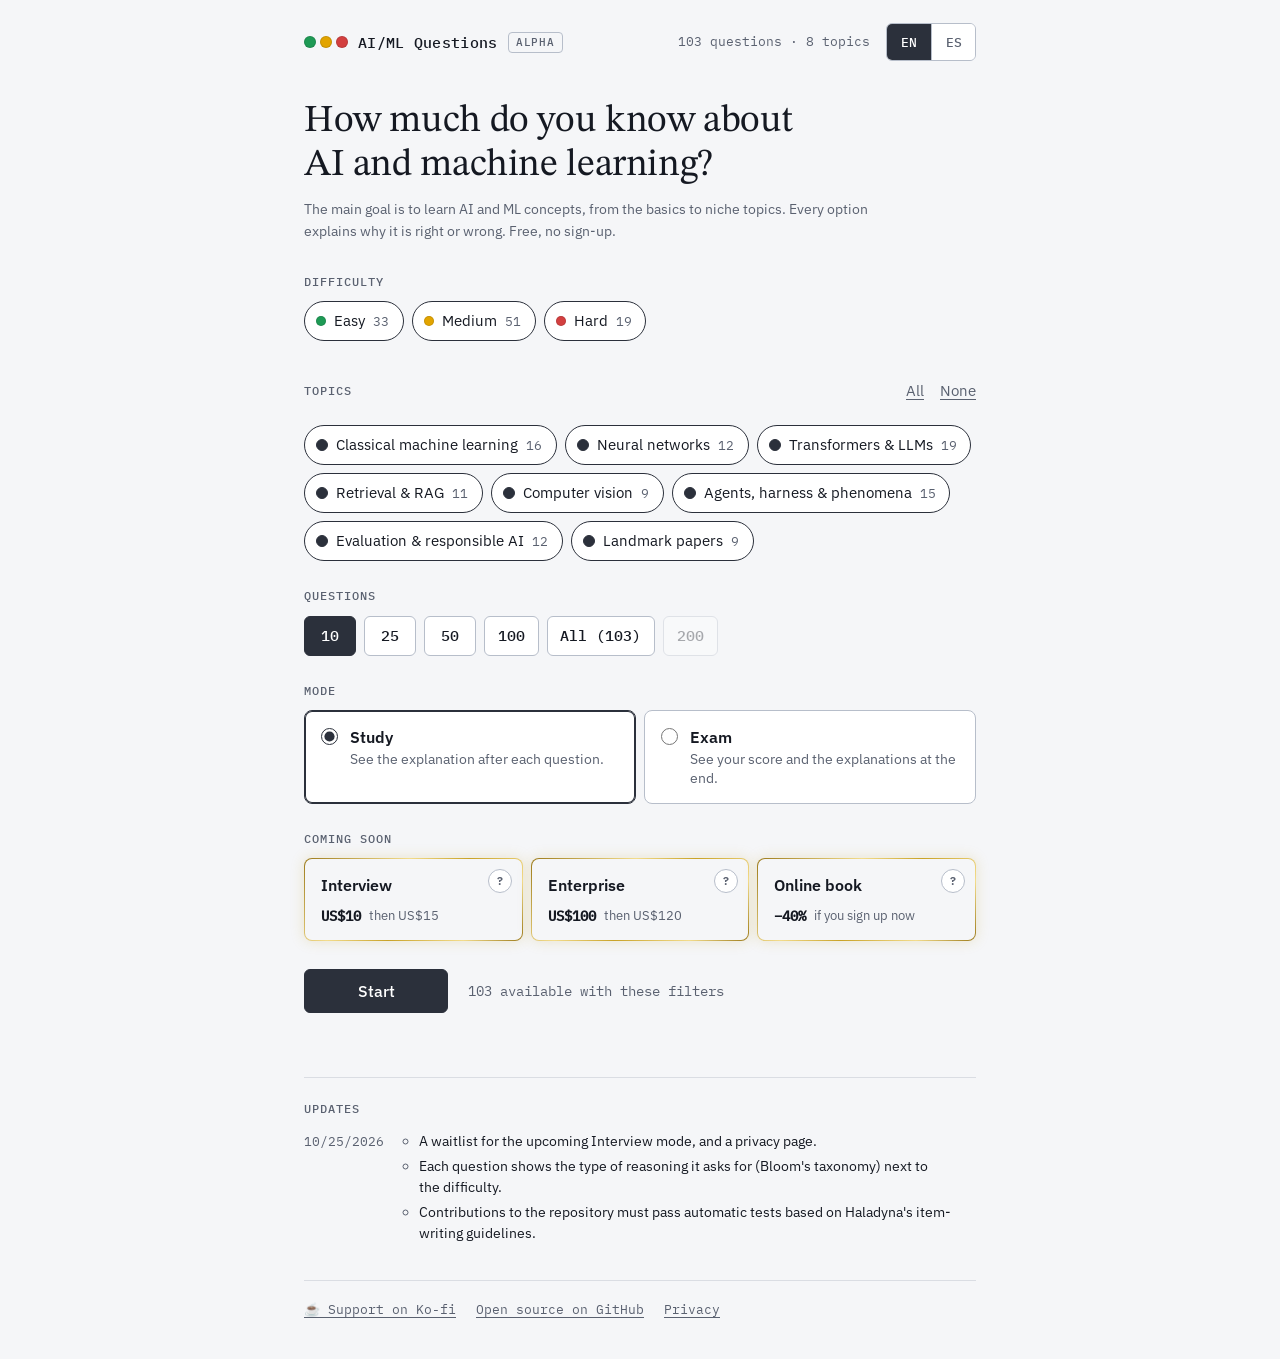
<file: site/index.html>
<!doctype html>
<html lang="en">
<head>
<meta charset="utf-8">
<meta name="viewport" content="width=device-width, initial-scale=1, viewport-fit=cover">
<title>AI/ML Questions</title>
<meta name="description" content="Learn AI and machine learning concepts with questions from the basics to niche topics. Every option explains why it is right or wrong. Free, no sign-up.">

<!-- Card for sharing. LinkedIn needs absolute URLs: if the domain changes, update og:url, og:image and CONFIG.siteUrl in app.js. -->
<meta property="og:type" content="website">
<meta property="og:site_name" content="AI/ML Questions">
<meta property="og:url" content="https://ai-ml-questions.strangemachines.workers.dev/">
<meta property="og:title" content="How much do you know about AI and machine learning?">
<meta property="og:description" content="Easy, medium and hard questions, with an explanation for every option. Free, no sign-up.">
<meta property="og:image" content="https://ai-ml-questions.strangemachines.workers.dev/og-image.png">
<meta property="og:image:width" content="1200">
<meta property="og:image:height" content="627">
<meta property="og:image:alt" content="Three dots, green, yellow and red, next to the question: How much do you know about AI and machine learning?">
<meta property="og:locale" content="en_US">
<meta property="og:locale:alternate" content="es_ES">
<meta name="twitter:card" content="summary_large_image">

<link rel="manifest" href="manifest.webmanifest">
<link rel="icon" href="icons/icon.svg" type="image/svg+xml">
<link rel="apple-touch-icon" href="icons/apple-touch-icon.png">
<meta name="theme-color" content="#F5F6F8" media="(prefers-color-scheme: light)">
<meta name="theme-color" content="#0F1116" media="(prefers-color-scheme: dark)">
<!-- The fonts of the first screen, requested at once so the text does not switch fonts, and move, after it appears. -->
<link rel="preload" href="fonts/ibm-plex-sans-latin-400-normal.woff2" as="font" type="font/woff2" crossorigin>
<link rel="preload" href="fonts/ibm-plex-sans-latin-500-normal.woff2" as="font" type="font/woff2" crossorigin>
<link rel="preload" href="fonts/ibm-plex-sans-latin-600-normal.woff2" as="font" type="font/woff2" crossorigin>
<link rel="preload" href="fonts/ibm-plex-mono-latin-400-normal.woff2" as="font" type="font/woff2" crossorigin>
<link rel="preload" href="fonts/ibm-plex-mono-latin-500-normal.woff2" as="font" type="font/woff2" crossorigin>
<link rel="preload" href="fonts/stix-two-text-latin-400-normal.woff2" as="font" type="font/woff2" crossorigin>
<link rel="stylesheet" href="fonts.css">
<link rel="stylesheet" href="styles.css">
<script src="app.js" defer></script>
</head>
<body>
<div class="wrap">
  <header class="masthead">
    <div class="brand-row">
      <a class="brand" href="./" id="brand">
        <span class="mark" aria-hidden="true"><span class="dot easy"></span><span class="dot medium"></span><span class="dot hard"></span></span>
        <span data-i18n="siteName">AI/ML Questions</span>
      </a>
      <span class="badge" data-i18n="alpha">alpha</span>
    </div>
    <div class="masthead-side">
      <span class="bank-size" id="bank-size" data-total="103" data-topics="8">103 questions · 8 topics</span>
      <div class="lang" role="group" aria-label="Language" data-i18n-aria="language">
        <button type="button" data-lang="en" aria-pressed="true" lang="en">EN</button>
        <button type="button" data-lang="es" aria-pressed="false" lang="es">ES</button>
      </div>
    </div>
  </header>

  <main id="app">
    <p class="status" id="status" data-i18n="loading">Loading questions…</p>

    <section class="screen" id="screen-setup" aria-labelledby="setup-title" hidden>
      <div class="intro">
        <h1 id="setup-title" data-i18n="headline">How much do you know about AI and machine learning?</h1>
        <p data-i18n="purpose">The main goal is to learn AI and ML concepts, from the basics to niche topics. Every option explains why it is right or wrong. Free, no sign-up.</p>      </div>

      <div class="resume" id="resume" hidden>
        <p id="resume-text"></p>
        <div class="actions">
          <button type="button" class="btn primary" id="resume-go" data-i18n="continue">Continue</button>
          <button type="button" class="btn" id="resume-drop" data-i18n="discard">Discard</button>
        </div>
      </div>

      <form class="setup" id="setup" novalidate>
        <section class="field" aria-labelledby="f-levels">
          <h2 class="label" id="f-levels" data-i18n="difficulty">Difficulty</h2>
          <div class="chips" id="levels"></div>
        </section>

        <section class="field" aria-labelledby="f-topics">
          <div class="field-head">
            <h2 class="label" id="f-topics" data-i18n="topics">Topics</h2>
            <div class="field-actions">
              <button type="button" class="linkish" id="topics-all" data-i18n="all">All</button>
              <button type="button" class="linkish" id="topics-none" data-i18n="none">None</button>
            </div>
          </div>
          <div class="chips" id="topics"></div>
        </section>

        <section class="field" aria-labelledby="f-count">
          <h2 class="label" id="f-count" data-i18n="count">Questions</h2>
          <div class="counts" id="counts"></div>
        </section>

        <section class="field" aria-labelledby="f-mode">
          <h2 class="label" id="f-mode" data-i18n="mode">Mode</h2>
          <div class="modes">
            <label class="mode" for="mode-study">
              <input type="radio" name="mode" value="study" id="mode-study">
              <span><b data-i18n="study">Study</b><small data-i18n="studyHint">See the explanation after each question.</small></span>
            </label>
            <label class="mode" for="mode-exam">
              <input type="radio" name="mode" value="exam" id="mode-exam">
              <span><b data-i18n="exam">Exam</b><small data-i18n="examHint">See your score and the explanations at the end.</small></span>
            </label>
          </div>
        </section>

        <!-- Not modes yet: each card opens the waitlist of a product that does not exist yet
             (docs/waitlist.md); app.js writes them from CONFIG.products. The email fields belong
             to the form #waitlist-home, outside this one, through their form attribute. -->
        <section class="field" id="soon" aria-labelledby="f-soon" hidden>
          <h2 class="label" id="f-soon" data-i18n="soonTitle">Coming soon</h2>
          <div class="soon-row" id="soon-row"></div>
          <div class="soon-panel" id="soon-panel" role="region" hidden></div>
        </section>

        <div class="start-row">
          <button type="submit" class="btn primary" id="start" data-i18n="start">Start</button>
          <span class="available" id="available"></span>
        </div>
      </form>
      <form id="waitlist-home" data-waitlist="home" novalidate></form>

      <section class="updates" id="updates" aria-labelledby="updates-title" hidden>
        <h2 class="label" id="updates-title" data-i18n="updates">Updates</h2>
        <ol class="updates-list" id="updates-list"></ol>
        <details class="updates-older" id="updates-older" hidden>
          <summary id="updates-older-label">Earlier updates</summary>
          <ol class="updates-list" id="updates-older-list"></ol>
        </details>
      </section>
    </section>

    <section class="screen" id="screen-quiz" aria-label="Quiz" hidden>
      <div class="quiz-head">
        <div class="quiz-top">
          <button type="button" class="linkish" id="quit" data-i18n="quit">Quit</button>
          <span class="progress-label" id="progress-label"></span>
        </div>
        <div class="progress" aria-hidden="true"><span id="progress-bar"></span></div>
      </div>
      <article class="question" id="question"></article>
      <div class="quiz-actions">
        <span class="keys" aria-hidden="true" data-i18n="keys">Shortcuts: 1–4 to choose, Enter to continue</span>
        <button type="button" class="btn primary" id="next" disabled>Next</button>
      </div>
    </section>

    <section class="screen" id="screen-results" aria-labelledby="results-title" hidden>
      <div class="results" id="results"></div>
    </section>
  </main>

  <footer class="foot">
    <a id="kofi-foot" href="https://ko-fi.com/strangemachines" target="_blank" rel="noopener" data-i18n="kofiFoot">☕ Support on Ko-fi</a>
    <a id="github-foot" href="https://github.com/CristobalSantana/ai-ml-questions" target="_blank" rel="noopener" data-i18n="githubFoot">Open source on GitHub</a>
    <a id="privacy-foot" href="privacy#en" data-i18n="privacy">Privacy</a>
  </footer>
</div>

<p class="visually-hidden" id="announcer" aria-live="polite"></p>
<div class="toast" id="toast" role="status" hidden></div>

<!-- Cloudflare Web Analytics: counts visits without cookies. The token belongs to the site ai-ml-questions.strangemachines.workers.dev. -->
<script type="module" src="https://static.cloudflareinsights.com/beacon.min.js" data-cf-beacon='{"token": "72b2cdb5abad48aa85da87e16b69a832"}'></script>
<!-- End Cloudflare Web Analytics -->
</body>
</html>
</file>
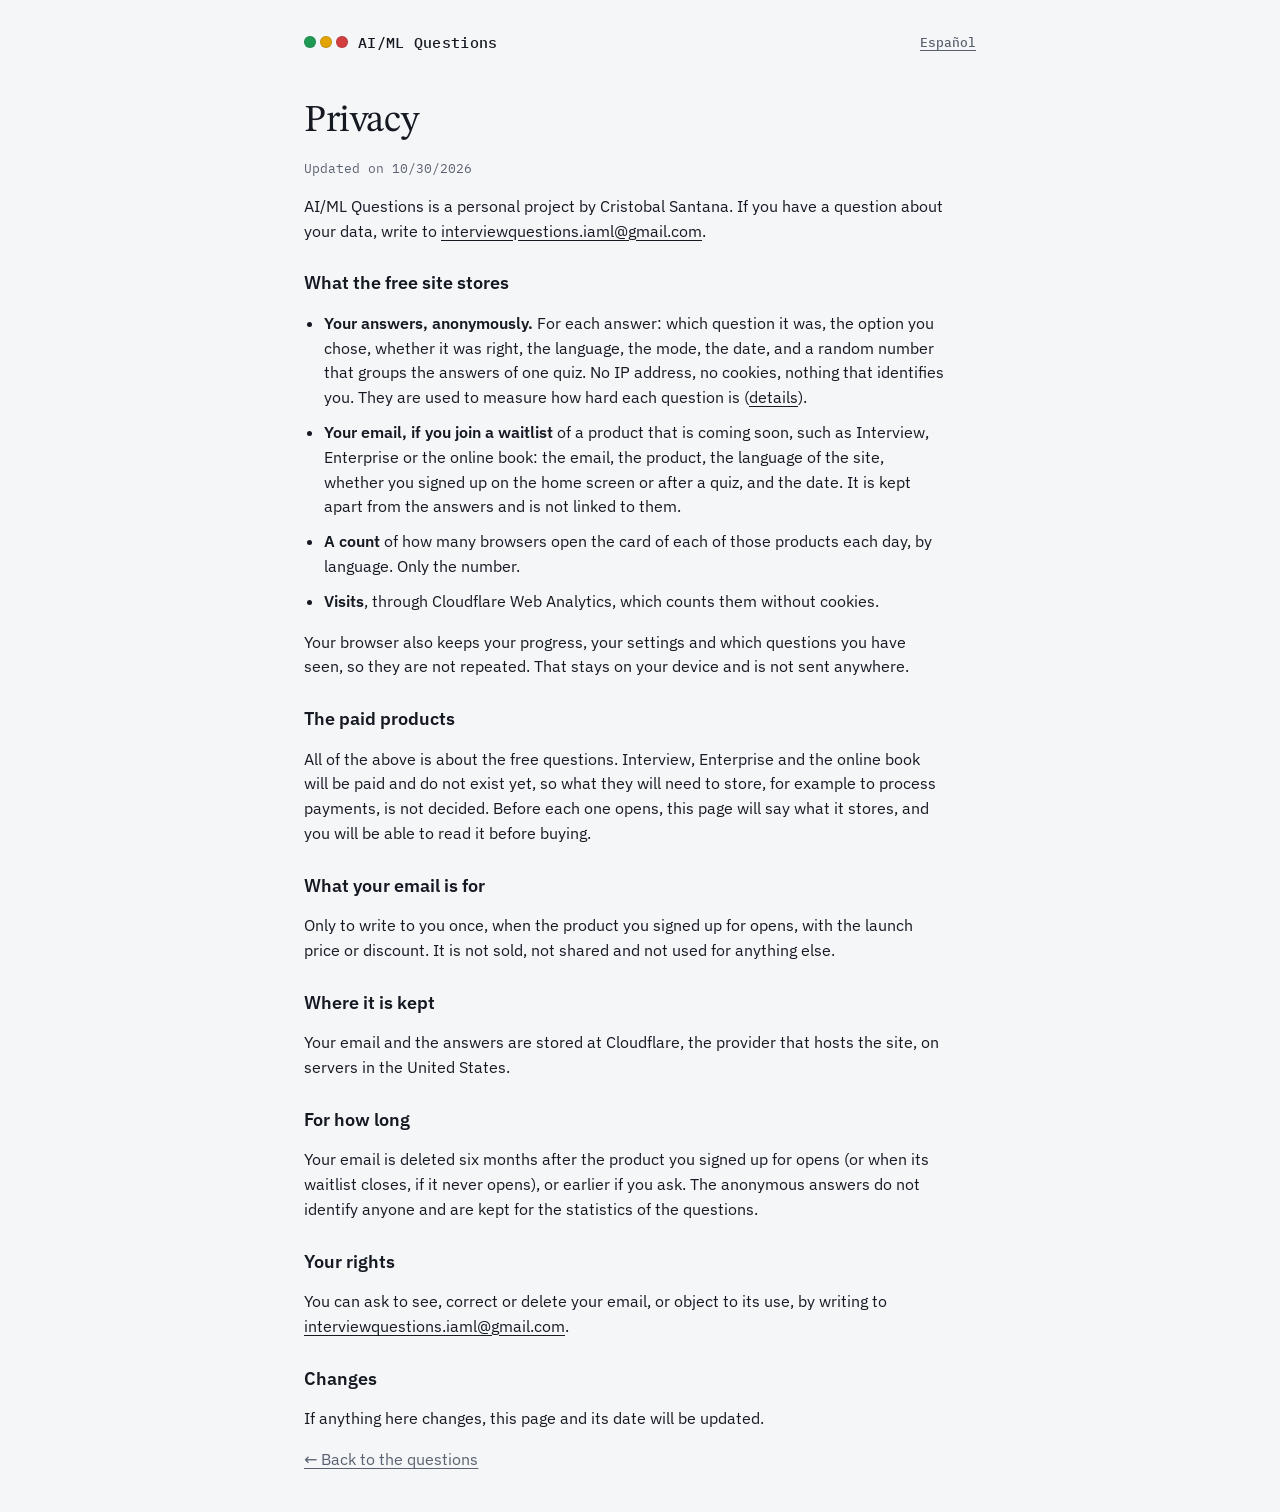
<file: site/privacy.html>
<!doctype html>
<html lang="en">
<head>
<meta charset="utf-8">
<meta name="viewport" content="width=device-width, initial-scale=1, viewport-fit=cover">
<title>Privacy · AI/ML Questions</title>
<meta name="description" content="What AI/ML Questions stores, what for, where, for how long, and how to have it deleted.">
<link rel="icon" href="icons/icon.svg" type="image/svg+xml">
<meta name="theme-color" content="#F5F6F8" media="(prefers-color-scheme: light)">
<meta name="theme-color" content="#0F1116" media="(prefers-color-scheme: dark)">
<!-- The same fonts as the home screen, requested at once so the text does not switch fonts. -->
<link rel="preload" href="fonts/ibm-plex-sans-latin-400-normal.woff2" as="font" type="font/woff2" crossorigin>
<link rel="preload" href="fonts/ibm-plex-sans-latin-600-normal.woff2" as="font" type="font/woff2" crossorigin>
<link rel="preload" href="fonts/ibm-plex-mono-latin-400-normal.woff2" as="font" type="font/woff2" crossorigin>
<link rel="preload" href="fonts/ibm-plex-mono-latin-500-normal.woff2" as="font" type="font/woff2" crossorigin>
<link rel="preload" href="fonts/stix-two-text-latin-400-normal.woff2" as="font" type="font/woff2" crossorigin>
<link rel="stylesheet" href="fonts.css">
<link rel="stylesheet" href="styles.css">
</head>
<body>
<!-- One page in two languages, served at /privacy: #es shows the Spanish text, anything else the
     English one. The site links here in its current language. When this text changes, change
     both versions and their dates, and docs/waitlist.md if it describes the same thing. -->
<div class="wrap legal">
  <article id="en" lang="en">
    <header class="masthead">
      <a class="brand" href="./#en">
        <span class="mark" aria-hidden="true"><span class="dot easy"></span><span class="dot medium"></span><span class="dot hard"></span></span>
        <span>AI/ML Questions</span>
      </a>
      <a class="lang-link" href="#es" hreflang="es" lang="es">Español</a>
    </header>

    <h1>Privacy</h1>
    <p class="updated">Updated on <time datetime="2026-10-30">10/30/2026</time></p>
    <p>AI/ML Questions is a personal project by Cristobal Santana. If you have a question about your data, write to <a href="mailto:interviewquestions.iaml@gmail.com">interviewquestions.iaml@gmail.com</a>.</p>

    <h2>What the free site stores</h2>
    <ul>
      <li><b>Your answers, anonymously.</b> For each answer: which question it was, the option you chose, whether it was right, the language, the mode, the date, and a random number that groups the answers of one quiz. No IP address, no cookies, nothing that identifies you. They are used to measure how hard each question is (<a href="https://github.com/CristobalSantana/ai-ml-questions/blob/main/docs/statistics.md#what-is-recorded">details</a>).</li>
      <li><b>Your email, if you join a waitlist</b> of a product that is coming soon, such as Interview, Enterprise or the online book: the email, the product, the language of the site, whether you signed up on the home screen or after a quiz, and the date. It is kept apart from the answers and is not linked to them.</li>
      <li><b>A count</b> of how many browsers open the card of each of those products each day, by language. Only the number.</li>
      <li><b>Visits</b>, through Cloudflare Web Analytics, which counts them without cookies.</li>
    </ul>
    <p>Your browser also keeps your progress, your settings and which questions you have seen, so they are not repeated. That stays on your device and is not sent anywhere.</p>

    <h2>The paid products</h2>
    <p>All of the above is about the free questions. Interview, Enterprise and the online book will be paid and do not exist yet, so what they will need to store, for example to process payments, is not decided. Before each one opens, this page will say what it stores, and you will be able to read it before buying.</p>

    <h2>What your email is for</h2>
    <p>Only to write to you once, when the product you signed up for opens, with the launch price or discount. It is not sold, not shared and not used for anything else.</p>

    <h2>Where it is kept</h2>
    <p>Your email and the answers are stored at Cloudflare, the provider that hosts the site, on servers in the United States.</p>

    <h2>For how long</h2>
    <p>Your email is deleted six months after the product you signed up for opens (or when its waitlist closes, if it never opens), or earlier if you ask. The anonymous answers do not identify anyone and are kept for the statistics of the questions.</p>

    <h2>Your rights</h2>
    <p>You can ask to see, correct or delete your email, or object to its use, by writing to <a href="mailto:interviewquestions.iaml@gmail.com">interviewquestions.iaml@gmail.com</a>.</p>

    <h2>Changes</h2>
    <p>If anything here changes, this page and its date will be updated.</p>

    <p><a class="back" href="./#en">← Back to the questions</a></p>
  </article>

  <article id="es" lang="es">
    <header class="masthead">
      <a class="brand" href="./#es">
        <span class="mark" aria-hidden="true"><span class="dot easy"></span><span class="dot medium"></span><span class="dot hard"></span></span>
        <span>Preguntas IA/ML</span>
      </a>
      <a class="lang-link" href="#en" hreflang="en" lang="en">English</a>
    </header>

    <h1>Privacidad</h1>
    <p class="updated">Actualizada el <time datetime="2026-10-30">30/10/2026</time></p>
    <p>Preguntas IA/ML es un proyecto personal de Cristobal Santana. Si tienes una consulta sobre tus datos, escribe a <a href="mailto:interviewquestions.iaml@gmail.com">interviewquestions.iaml@gmail.com</a>.</p>

    <h2>Qué guarda el sitio gratuito</h2>
    <ul>
      <li><b>Tus respuestas, de forma anónima.</b> Por cada respuesta: qué pregunta era, qué alternativa elegiste, si era correcta, el idioma, el modo, la fecha y un número al azar que agrupa las respuestas de un mismo quiz. No se guarda tu IP, ni cookies, ni nada que te identifique. Sirven para medir qué tan difícil es cada pregunta (<a href="https://github.com/CristobalSantana/ai-ml-questions/blob/main/docs/statistics.md#what-is-recorded">detalle</a>, en inglés).</li>
      <li><b>Tu correo, si te anotas en una lista de espera</b> de un producto que viene pronto, como Entrevista, Empresas o el libro online: el correo, el producto, el idioma del sitio, si te anotaste en el inicio o después de un quiz, y la fecha. Se guarda aparte de las respuestas y sin relación con ellas.</li>
      <li><b>Un conteo</b> de cuántos navegadores abren la tarjeta de cada uno de esos productos cada día, por idioma. Solo el número.</li>
      <li><b>Las visitas</b>, con Cloudflare Web Analytics, que las cuenta sin cookies.</li>
    </ul>
    <p>Tu navegador, además, guarda tu avance, tus preferencias y qué preguntas ya viste, para no repetirlas. Eso queda en tu dispositivo y no se envía.</p>

    <h2>Los productos pagados</h2>
    <p>Todo lo anterior es sobre las preguntas gratuitas. Entrevista, Empresas y el libro online serán pagados y todavía no existen, así que aún no está definido qué necesitarán guardar, por ejemplo para procesar los pagos. Antes de que abra cada uno, esta página va a decir qué guarda, y podrás leerlo antes de comprar.</p>

    <h2>Para qué es tu correo</h2>
    <p>Solo para escribirte una vez, cuando abra el producto en que te anotaste, con el precio de lanzamiento o el descuento. No se vende, no se comparte y no se usa para nada más.</p>

    <h2>Dónde se guarda</h2>
    <p>Tu correo y las respuestas se guardan en Cloudflare, el proveedor que aloja el sitio, en servidores de Estados Unidos.</p>

    <h2>Por cuánto tiempo</h2>
    <p>Tu correo se borra seis meses después de que abra el producto en que te anotaste (o al cerrar su lista, si no llegara a abrir), o antes si lo pides. Las respuestas anónimas no identifican a nadie y se guardan para las estadísticas de las preguntas.</p>

    <h2>Tus derechos</h2>
    <p>Puedes pedir ver, corregir o borrar tu correo, u oponerte a que se use, escribiendo a <a href="mailto:interviewquestions.iaml@gmail.com">interviewquestions.iaml@gmail.com</a>.</p>

    <h2>Cambios</h2>
    <p>Si algo de esto cambia, se actualizan esta página y su fecha.</p>

    <p><a class="back" href="./#es">← Volver a las preguntas</a></p>
  </article>
</div>
</body>
</html>
</file>
<file: site/fonts.css>
/* Fonts bundled with the site so it works offline. License: SIL Open Font License 1.1 (see OFL-*.txt).
   font-display: optional never swaps a font after the text appears, so the page does not move; on a slow
   first visit the system font stays until the next one. index.html preloads the first screen's fonts. */

@font-face {
  font-family: 'STIX Two Text';
  font-style: normal;
  font-weight: 400;
  font-display: optional;
  src: url(fonts/stix-two-text-latin-400-normal.woff2) format('woff2');
  unicode-range: U+0000-00FF,U+0131,U+0152-0153,U+02BB-02BC,U+02C6,U+02DA,U+02DC,U+0304,U+0308,U+0329,U+2000-206F,U+20AC,U+2122,U+2191,U+2193,U+2212,U+2215,U+FEFF,U+FFFD;
}
@font-face {
  font-family: 'STIX Two Text';
  font-style: normal;
  font-weight: 400;
  font-display: optional;
  src: url(fonts/stix-two-text-greek-400-normal.woff2) format('woff2');
  unicode-range: U+0370-0377,U+037A-037F,U+0384-038A,U+038C,U+038E-03A1,U+03A3-03FF;
}
@font-face {
  font-family: 'STIX Two Text';
  font-style: italic;
  font-weight: 400;
  font-display: optional;
  src: url(fonts/stix-two-text-latin-400-italic.woff2) format('woff2');
  unicode-range: U+0000-00FF,U+0131,U+0152-0153,U+02BB-02BC,U+02C6,U+02DA,U+02DC,U+0304,U+0308,U+0329,U+2000-206F,U+20AC,U+2122,U+2191,U+2193,U+2212,U+2215,U+FEFF,U+FFFD;
}
@font-face {
  font-family: 'STIX Two Text';
  font-style: italic;
  font-weight: 400;
  font-display: optional;
  src: url(fonts/stix-two-text-greek-400-italic.woff2) format('woff2');
  unicode-range: U+0370-0377,U+037A-037F,U+0384-038A,U+038C,U+038E-03A1,U+03A3-03FF;
}
@font-face {
  font-family: 'STIX Two Text';
  font-style: normal;
  font-weight: 600;
  font-display: optional;
  src: url(fonts/stix-two-text-latin-600-normal.woff2) format('woff2');
  unicode-range: U+0000-00FF,U+0131,U+0152-0153,U+02BB-02BC,U+02C6,U+02DA,U+02DC,U+0304,U+0308,U+0329,U+2000-206F,U+20AC,U+2122,U+2191,U+2193,U+2212,U+2215,U+FEFF,U+FFFD;
}
@font-face {
  font-family: 'STIX Two Text';
  font-style: normal;
  font-weight: 600;
  font-display: optional;
  src: url(fonts/stix-two-text-greek-600-normal.woff2) format('woff2');
  unicode-range: U+0370-0377,U+037A-037F,U+0384-038A,U+038C,U+038E-03A1,U+03A3-03FF;
}
@font-face {
  font-family: 'IBM Plex Sans';
  font-style: normal;
  font-weight: 400;
  font-display: optional;
  src: url(fonts/ibm-plex-sans-latin-400-normal.woff2) format('woff2');
  unicode-range: U+0000-00FF,U+0131,U+0152-0153,U+02BB-02BC,U+02C6,U+02DA,U+02DC,U+0304,U+0308,U+0329,U+2000-206F,U+20AC,U+2122,U+2191,U+2193,U+2212,U+2215,U+FEFF,U+FFFD;
}
@font-face {
  font-family: 'IBM Plex Sans';
  font-style: normal;
  font-weight: 400;
  font-display: optional;
  src: url(fonts/ibm-plex-sans-greek-400-normal.woff2) format('woff2');
  unicode-range: U+0370-0377,U+037A-037F,U+0384-038A,U+038C,U+038E-03A1,U+03A3-03FF;
}
@font-face {
  font-family: 'IBM Plex Sans';
  font-style: normal;
  font-weight: 500;
  font-display: optional;
  src: url(fonts/ibm-plex-sans-latin-500-normal.woff2) format('woff2');
  unicode-range: U+0000-00FF,U+0131,U+0152-0153,U+02BB-02BC,U+02C6,U+02DA,U+02DC,U+0304,U+0308,U+0329,U+2000-206F,U+20AC,U+2122,U+2191,U+2193,U+2212,U+2215,U+FEFF,U+FFFD;
}
@font-face {
  font-family: 'IBM Plex Sans';
  font-style: normal;
  font-weight: 500;
  font-display: optional;
  src: url(fonts/ibm-plex-sans-greek-500-normal.woff2) format('woff2');
  unicode-range: U+0370-0377,U+037A-037F,U+0384-038A,U+038C,U+038E-03A1,U+03A3-03FF;
}
@font-face {
  font-family: 'IBM Plex Sans';
  font-style: normal;
  font-weight: 600;
  font-display: optional;
  src: url(fonts/ibm-plex-sans-latin-600-normal.woff2) format('woff2');
  unicode-range: U+0000-00FF,U+0131,U+0152-0153,U+02BB-02BC,U+02C6,U+02DA,U+02DC,U+0304,U+0308,U+0329,U+2000-206F,U+20AC,U+2122,U+2191,U+2193,U+2212,U+2215,U+FEFF,U+FFFD;
}
@font-face {
  font-family: 'IBM Plex Sans';
  font-style: normal;
  font-weight: 600;
  font-display: optional;
  src: url(fonts/ibm-plex-sans-greek-600-normal.woff2) format('woff2');
  unicode-range: U+0370-0377,U+037A-037F,U+0384-038A,U+038C,U+038E-03A1,U+03A3-03FF;
}
@font-face {
  font-family: 'IBM Plex Mono';
  font-style: normal;
  font-weight: 400;
  font-display: optional;
  src: url(fonts/ibm-plex-mono-latin-400-normal.woff2) format('woff2');
  unicode-range: U+0000-00FF,U+0131,U+0152-0153,U+02BB-02BC,U+02C6,U+02DA,U+02DC,U+0304,U+0308,U+0329,U+2000-206F,U+20AC,U+2122,U+2191,U+2193,U+2212,U+2215,U+FEFF,U+FFFD;
}
@font-face {
  font-family: 'IBM Plex Mono';
  font-style: normal;
  font-weight: 500;
  font-display: optional;
  src: url(fonts/ibm-plex-mono-latin-500-normal.woff2) format('woff2');
  unicode-range: U+0000-00FF,U+0131,U+0152-0153,U+02BB-02BC,U+02C6,U+02DA,U+02DC,U+0304,U+0308,U+0329,U+2000-206F,U+20AC,U+2122,U+2191,U+2193,U+2212,U+2215,U+FEFF,U+FFFD;
}
</file>
<file: site/styles.css>
/* An answer sheet in a single column: stems in the serif of scientific journals,
   options as bubbles filled in with graphite, and three dots for difficulty. */
:root {
  /* Color */
  --paper: #F5F6F8;
  --sheet: #FFFFFF;
  --ink: #151922;
  --muted: #5A6170;
  --rule: #DADDE3;
  --rule-strong: #B7BECA;
  --graphite: #2B303B;
  --on-graphite: #FFFFFF;
  --gold: #C9A227;
  --gold-light: #F3DC8C;
  --gold-dark: #9C7A1A;
  --gold-glow: rgb(201 162 39 / 0.22);
  --gold-glow-strong: rgb(201 162 39 / 0.38);
  --easy: #1E9A55;
  --medium: #E2A400;
  --hard: #D33F3F;
  --dot-ring: rgb(21 25 34 / 0.14);
  --ok: #1E9A55;
  --ok-ink: #157A41;
  --ok-tint: #E6F4EC;
  --bad: #CC3B3B;
  --bad-ink: #B32F2F;
  --bad-tint: #FBEAEA;
  --lift: 0 1px 2px rgb(21 25 34 / 0.06);
  --toast-shadow: 0 8px 28px rgb(21 25 34 / 0.22);

  /* Type: serif for the question material, sans for the interface, mono for data */
  --font-serif: "STIX Two Text", "STIX Two", Georgia, "Times New Roman", serif;
  --font-sans: "IBM Plex Sans", system-ui, -apple-system, "Segoe UI", Roboto, sans-serif;
  --font-mono: "IBM Plex Mono", ui-monospace, "SF Mono", Menlo, Consolas, monospace;
  --step--1: 0.8125rem;
  --step-0: 1rem;
  --step-1: 1.125rem;
  --step-2: 1.375rem;
  --step-3: clamp(1.75rem, 1.35rem + 1.8vw, 2.375rem);
  --step-4: clamp(3rem, 2.3rem + 3.2vw, 4.25rem);

  --radius: 8px;
  color-scheme: light;
  padding-top: env(safe-area-inset-top, 0px);
  padding-bottom: env(safe-area-inset-bottom, 0px);
}

@media (prefers-color-scheme: dark) {
  :root:not([data-theme="light"]) {
    --paper: #0F1116;
    --sheet: #171A21;
    --ink: #E7E9EE;
    --muted: #9AA2B1;
    --rule: #2A2F3A;
    --rule-strong: #424A59;
    --graphite: #E7E9EE;
    --on-graphite: #0F1116;
    --gold: #D9B44A;
    --gold-light: #FBE7A6;
    --gold-dark: #A07A1E;
    --gold-glow: rgb(217 180 74 / 0.28);
    --gold-glow-strong: rgb(217 180 74 / 0.45);
    --easy: #3BC27A;
    --medium: #F2C232;
    --hard: #F06666;
    --dot-ring: rgb(0 0 0 / 0.35);
    --ok: #3BC27A;
    --ok-ink: #6BD99D;
    --ok-tint: #11281B;
    --bad: #F06666;
    --bad-ink: #FF9090;
    --bad-tint: #2D1518;
    --lift: none;
    --toast-shadow: 0 8px 28px rgb(0 0 0 / 0.5);
    color-scheme: dark;
  }
}

:root[data-theme="dark"] {
  --paper: #0F1116;
  --sheet: #171A21;
  --ink: #E7E9EE;
  --muted: #9AA2B1;
  --rule: #2A2F3A;
  --rule-strong: #424A59;
  --graphite: #E7E9EE;
  --on-graphite: #0F1116;
  --gold: #D9B44A;
  --gold-light: #FBE7A6;
  --gold-dark: #A07A1E;
  --gold-glow: rgb(217 180 74 / 0.28);
  --gold-glow-strong: rgb(217 180 74 / 0.45);
  --easy: #3BC27A;
  --medium: #F2C232;
  --hard: #F06666;
  --dot-ring: rgb(0 0 0 / 0.35);
  --ok: #3BC27A;
  --ok-ink: #6BD99D;
  --ok-tint: #11281B;
  --bad: #F06666;
  --bad-ink: #FF9090;
  --bad-tint: #2D1518;
  --lift: none;
  --toast-shadow: 0 8px 28px rgb(0 0 0 / 0.5);
  color-scheme: dark;
}

*, *::before, *::after { box-sizing: border-box; }
[hidden] { display: none !important; }
html { -webkit-text-size-adjust: 100%; }

body {
  margin: 0;
  background: var(--paper);
  color: var(--ink);
  font: 400 var(--step-0)/1.55 var(--font-sans);
  -webkit-font-smoothing: antialiased;
}

img { max-width: 100%; }
a { color: var(--ink); text-underline-offset: 3px; }
button, input, textarea { font: inherit; color: inherit; }
:focus-visible { outline: 2px solid var(--ink); outline-offset: 2px; }
[tabindex="-1"]:focus { outline: none; }
code { font-family: var(--font-mono); font-size: 0.9em; }

.visually-hidden {
  position: absolute;
  width: 1px;
  height: 1px;
  margin: -1px;
  padding: 0;
  overflow: hidden;
  clip: rect(0 0 0 0);
  white-space: nowrap;
  border: 0;
}

/* Page */
.wrap {
  max-width: 44rem;
  margin-inline: auto;
  padding-left: max(16px, env(safe-area-inset-left, 0px));
  padding-right: max(16px, env(safe-area-inset-right, 0px));
  padding-block: 20px 40px;
  display: flex;
  flex-direction: column;
  gap: 2.25rem;
}

main { flex: 1; min-width: 0; }
.screen { display: grid; gap: 2rem; min-width: 0; }
/* While the questions load, the line fills the screen so the footer does not jump down when they arrive. */
.status { margin: 0; color: var(--muted); min-height: 100vh; min-height: 100svh; }

.masthead {
  display: flex;
  flex-wrap: wrap;
  align-items: center;
  justify-content: space-between;
  gap: 0.5rem 1rem;
}

.brand {
  display: inline-flex;
  align-items: center;
  gap: 0.625rem;
  min-height: 44px;
  text-decoration: none;
  font: 500 0.9375rem/1 var(--font-mono);
  letter-spacing: 0.02em;
}

.mark { display: inline-flex; gap: 4px; }
.brand-row { display: flex; align-items: center; gap: 0.625rem; }
.badge {
  padding: 0.25rem 0.45rem;
  border: 1px solid var(--rule-strong);
  border-radius: 4px;
  color: var(--muted);
  font: 500 0.6875rem/1 var(--font-mono);
  letter-spacing: 0.08em;
  text-transform: uppercase;
}
.masthead-side { display: flex; flex-wrap: wrap; align-items: center; gap: 0.5rem 1rem; }
.bank-size { font: 400 var(--step--1)/1.2 var(--font-mono); color: var(--muted); }

/* Language switch */
.lang { display: inline-flex; border: 1px solid var(--rule-strong); border-radius: 6px; overflow: hidden; }
.lang button {
  min-width: 2.75rem;
  min-height: 36px;
  padding: 0 0.6rem;
  border: 0;
  background: var(--sheet);
  color: var(--muted);
  font: 500 0.8125rem/1 var(--font-mono);
  cursor: pointer;
}
.lang button + button { border-left: 1px solid var(--rule-strong); }
.lang button:hover { color: var(--ink); }
.lang button[aria-pressed="true"] { background: var(--graphite); color: var(--on-graphite); }

/* Difficulty dots */
.dot {
  display: inline-block;
  flex: none;
  width: 0.625rem;
  height: 0.625rem;
  border-radius: 50%;
  box-shadow: inset 0 0 0 1px var(--dot-ring);
}
.mark .dot { width: 0.75rem; height: 0.75rem; }
.dot.easy { background: var(--easy); }
.dot.medium { background: var(--medium); }
.dot.hard { background: var(--hard); }

/* Supporting text */
.label {
  margin: 0;
  font: 500 0.75rem/1.2 var(--font-mono);
  letter-spacing: 0.08em;
  text-transform: uppercase;
  color: var(--muted);
}

.hint { margin: 0; font-size: 0.875rem; color: var(--muted); }

/* Buttons */
.btn {
  display: inline-flex;
  align-items: center;
  justify-content: center;
  gap: 0.5rem;
  min-height: 44px;
  padding: 0.625rem 1.125rem;
  border: 1px solid var(--rule-strong);
  border-radius: 6px;
  background: var(--sheet);
  color: var(--ink);
  font: 500 var(--step-0)/1.2 var(--font-sans);
  text-decoration: none;
  cursor: pointer;
}
.btn:hover { border-color: var(--ink); }
.btn.primary { background: var(--graphite); border-color: var(--graphite); color: var(--on-graphite); }
.btn.primary:hover { background: color-mix(in srgb, var(--graphite) 86%, var(--paper)); }
.btn:disabled { opacity: 0.45; cursor: not-allowed; }

.linkish {
  min-height: 44px;
  padding: 0;
  border: 0;
  background: none;
  color: var(--muted);
  font: 400 0.9375rem/1.2 var(--font-sans);
  text-decoration: underline;
  text-underline-offset: 3px;
  cursor: pointer;
}
.linkish:hover { color: var(--ink); }

.actions { display: flex; flex-wrap: wrap; gap: 0.625rem; }

/* Home */
.intro { display: grid; gap: 0.75rem; }
.intro h1 {
  margin: 0;
  font: 400 var(--step-3)/1.15 var(--font-serif);
  letter-spacing: -0.01em;
  text-wrap: balance;
  /* Maximum width so the headline breaks into two lines in English and in Spanish. */
  max-width: 15em;
}
/* The goal text goes in small type, under the headline. */
.intro p { margin: 0; max-width: 36rem; font-size: 0.875rem; color: var(--muted); }

.resume {
  display: flex;
  flex-wrap: wrap;
  align-items: center;
  gap: 0.75rem 1rem;
  padding: 0.875rem 1rem;
  border: 1px solid var(--rule-strong);
  border-radius: var(--radius);
  background: var(--sheet);
}
.resume p { margin: 0; flex: 1 1 16rem; }

.setup { display: grid; gap: 1.75rem; }
.field { display: grid; gap: 0.75rem; min-width: 0; }
.field-head { display: flex; align-items: center; justify-content: space-between; gap: 1rem; }
.field-head .label { line-height: 44px; }
.field-actions { display: flex; gap: 1rem; }

.chips { display: flex; flex-wrap: wrap; gap: 0.5rem; }
.chip {
  display: inline-flex;
  align-items: center;
  gap: 0.5rem;
  min-height: 40px;
  padding: 0.4rem 0.85rem 0.4rem 0.7rem;
  border: 1px solid var(--rule);
  border-radius: 999px;
  background: var(--sheet);
  color: var(--muted);
  font: 400 0.9375rem/1.2 var(--font-sans);
  text-align: left;
  cursor: pointer;
}
.chip:hover { border-color: var(--rule-strong); color: var(--ink); }
.chip .count {
  font: 400 var(--step--1)/1 var(--font-mono);
  font-variant-numeric: tabular-nums;
  color: var(--muted);
}
.chip[aria-pressed="true"] { border-color: var(--graphite); color: var(--ink); }
.chip[aria-pressed="false"] .dot { opacity: 0.3; }

/* Answer-sheet bubble: empty if the area is out, filled if it is in */
.tick {
  flex: none;
  width: 0.75rem;
  height: 0.75rem;
  border: 1.5px solid var(--rule-strong);
  border-radius: 50%;
}
.chip[aria-pressed="true"] .tick { background: var(--graphite); border-color: var(--graphite); }

.counts { display: flex; flex-wrap: wrap; gap: 0.5rem; }
.count-opt {
  min-width: 3.25rem;
  min-height: 40px;
  padding: 0.4rem 0.8rem;
  border: 1px solid var(--rule-strong);
  border-radius: 6px;
  background: var(--sheet);
  font: 500 0.9375rem/1 var(--font-mono);
  font-variant-numeric: tabular-nums;
  cursor: pointer;
}
.count-opt:hover:not(:disabled) { border-color: var(--ink); }
.count-opt[aria-pressed="true"] { background: var(--graphite); border-color: var(--graphite); color: var(--on-graphite); }
.count-opt:disabled { opacity: 0.35; cursor: not-allowed; }

.modes { display: grid; grid-template-columns: repeat(auto-fit, minmax(14rem, 1fr)); gap: 0.5rem; }
.mode {
  display: flex;
  align-items: flex-start;
  gap: 0.75rem;
  padding: 0.875rem 1rem;
  border: 1px solid var(--rule-strong);
  border-radius: var(--radius);
  background: var(--sheet);
  cursor: pointer;
}
.mode:has(input:checked) { border-color: var(--graphite); box-shadow: inset 0 0 0 1px var(--graphite); }
.mode input { flex: none; width: 1.05rem; height: 1.05rem; margin: 0.2rem 0 0; accent-color: var(--graphite); }
.mode b { display: block; font-weight: 600; }
.mode small { display: block; font-size: 0.875rem; line-height: 1.4; color: var(--muted); }

/* The products that do not exist yet: dashed cards, each with a (?) and a price tag, that open
   their waitlist below the row. */
.soon-row { display: grid; grid-template-columns: repeat(auto-fit, minmax(11rem, 1fr)); gap: 0.5rem; }
.soon-card {
  position: relative;
  border: 1px solid transparent;
  border-radius: var(--radius);
  /* A gold border with a metallic sheen: a gradient behind the card, showing only in the border. */
  background:
    linear-gradient(var(--paper), var(--paper)) padding-box,
    linear-gradient(135deg, var(--gold-dark), var(--gold-light) 35%, var(--gold) 55%, var(--gold-light) 80%, var(--gold-dark)) border-box;
  box-shadow: 0 0 14px var(--gold-glow);
}
.soon-card.open { box-shadow: inset 0 0 0 1px var(--gold), 0 0 22px var(--gold-glow-strong); }
.soon-head {
  display: grid;
  align-content: start;
  justify-items: start;
  gap: 0.5rem;
  width: 100%;
  height: 100%;
  padding: 0.875rem 2.75rem 0.875rem 1rem;
  border: 0;
  border-radius: var(--radius);
  background: none;
  color: inherit;
  font: inherit;
  text-align: left;
  cursor: pointer;
}
.soon-head b { font-weight: 600; }
.soon-deal { display: flex; flex-wrap: wrap; align-items: center; gap: 0.25rem 0.5rem; }
/* The price for those who sign up now, or the discount. */
.deal { color: var(--ink); font: 600 0.875rem/1.35 var(--font-mono); }
.deal-note { font-size: 0.8125rem; color: var(--muted); }
.info {
  position: absolute;
  top: 0.625rem;
  right: 0.625rem;
  display: grid;
  place-items: center;
  width: 1.5rem;
  height: 1.5rem;
  padding: 0;
  border: 1px solid var(--rule-strong);
  border-radius: 50%;
  background: var(--sheet);
  color: var(--muted);
  font: 600 0.75rem/1 var(--font-sans);
  cursor: help;
}
.info:hover, .info:focus-visible, .tip-open .info { border-color: var(--ink); color: var(--ink); }
.tip {
  position: absolute;
  z-index: 5;
  right: 0.25rem;
  bottom: calc(100% - 0.25rem);
  width: max-content;
  max-width: min(16rem, 80vw);
  padding: 0.5rem 0.625rem;
  border-radius: 6px;
  background: var(--graphite);
  color: var(--on-graphite);
  font-size: 0.8125rem;
  line-height: 1.35;
  box-shadow: var(--toast-shadow);
  visibility: hidden;
  opacity: 0;
  transition: opacity 0.12s;
  pointer-events: none;
}
.info:hover + .tip, .info:focus-visible + .tip, .tip-open .tip { visibility: visible; opacity: 1; }
.soon-panel {
  display: grid;
  gap: 0.75rem;
  margin-top: 0.5rem;
  padding: 1rem 1.125rem;
  border: 1px solid var(--rule-strong);
  border-radius: var(--radius);
  background: var(--sheet);
}
.soon-panel p, .invite p { margin: 0; }
.price { font: 500 0.875rem/1.4 var(--font-mono); }

/* The waitlist fields, on the Interview card and on the results screen */
.waitlist-row { display: flex; flex-wrap: wrap; gap: 0.5rem; }
.waitlist-row input {
  flex: 1 1 14rem;
  min-width: 0;
  min-height: 44px;
  padding: 0.5rem 0.75rem;
  border: 1px solid var(--rule-strong);
  border-radius: 6px;
  background: var(--sheet);
  font: 400 var(--step-0)/1.2 var(--font-sans);
}
.waitlist-row input::placeholder { color: var(--muted); opacity: 0.8; }
.waitlist-row input[aria-invalid="true"] { border-color: var(--bad); }
.waitlist-row .btn { flex: 0 0 auto; }
/* The field only bots fill in: off screen, out of the tab order and hidden from screen readers. */
.hp { position: absolute; left: -10000px; width: 1px; height: 1px; overflow: hidden; }
.waitlist-status { margin: 0; font-size: 0.875rem; color: var(--muted); }
.waitlist-status:empty { display: none; }
.waitlist-done { font-weight: 500; }
.invite {
  padding: 1rem 1.125rem;
  border: 1px dashed var(--rule-strong);
  border-radius: var(--radius);
}

.start-row { display: flex; flex-wrap: wrap; align-items: center; gap: 0.75rem 1.25rem; }
.start-row .btn { min-width: 9rem; }
.available { font: 400 0.875rem/1.3 var(--font-mono); color: var(--muted); }

/* Updates, under the start button: the date in the margin and one line per change */
.updates { display: grid; gap: 0.875rem; padding-top: 1.5rem; border-top: 1px solid var(--rule); }
.updates-list { display: grid; gap: 0.75rem; margin: 0; padding: 0; list-style: none; }
.updates-list > li { display: grid; gap: 0.125rem 1.25rem; }
@media (min-width: 34rem) {
  .updates-list > li { grid-template-columns: max-content minmax(0, 1fr); align-items: baseline; }
}
.updates time {
  font: 400 var(--step--1)/1.5 var(--font-mono);
  font-variant-numeric: tabular-nums;
  color: var(--muted);
}
.updates ul {
  display: grid;
  gap: 0.25rem;
  margin: 0;
  padding-left: 1.1em;
  list-style-type: circle; /* empty bubbles, as on an answer sheet */
  font-size: 0.875rem;
  line-height: 1.5;
  text-wrap: pretty;
}
.updates ul li::marker { color: var(--muted); }
.updates-older summary {
  width: fit-content;
  padding-block: 0.375rem;
  color: var(--muted);
  font-size: 0.875rem;
  cursor: pointer;
}
.updates-older summary:hover { color: var(--ink); }
.updates-older[open] summary { margin-bottom: 0.5rem; }

/* Question */
.quiz-head { display: grid; gap: 0.25rem; }
.quiz-top { display: flex; align-items: center; justify-content: space-between; gap: 1rem; }
.progress-label {
  font: 500 0.875rem/1 var(--font-mono);
  font-variant-numeric: tabular-nums;
  color: var(--muted);
}
.progress { height: 3px; border-radius: 2px; background: var(--rule); overflow: hidden; }
.progress span { display: block; width: 0; height: 100%; background: var(--graphite); transition: width 200ms ease; }

.question { display: grid; gap: 1.25rem; min-width: 0; }
.q-meta {
  display: flex;
  flex-wrap: wrap;
  align-items: center;
  gap: 0.25rem 0.625rem;
  font-size: 0.875rem;
  line-height: 1.35;
  color: var(--muted);
}
.level-tag { display: inline-flex; align-items: center; gap: 0.4rem; font-weight: 600; color: var(--ink); }
/* The type of reasoning (Bloom), outlined so it does not read as part of the difficulty. */
.bloom-tag {
  padding: 0.0625rem 0.5rem;
  border: 1px solid var(--rule-strong);
  border-radius: 999px;
  color: var(--ink);
  white-space: nowrap;
}
.q-topic { min-width: 0; }

.q-prompt {
  margin: 0;
  font: 400 var(--step-2)/1.38 var(--font-serif);
  text-wrap: pretty;
}
.q-prompt:focus { outline: none; }
.q-code {
  margin: 0;
  padding: 0.875rem 1rem;
  overflow-x: auto;
  border: 1px solid var(--rule);
  border-radius: var(--radius);
  background: var(--sheet);
  font: 400 0.875rem/1.5 var(--font-mono);
}

.options { display: grid; gap: 0.625rem; margin: 0; padding: 0; list-style: none; }
.option {
  display: grid;
  grid-template-columns: 2rem minmax(0, 1fr);
  align-items: start;
  gap: 0.875rem;
  width: 100%;
  padding: 0.875rem 1rem;
  border: 1px solid var(--rule);
  border-radius: var(--radius);
  background: var(--sheet);
  box-shadow: var(--lift);
  color: var(--ink);
  font: 400 var(--step-1)/1.45 var(--font-serif);
  text-align: left;
  cursor: pointer;
}
.option:hover:not(:disabled) { border-color: var(--rule-strong); }
.option:disabled { cursor: default; }
.option-text { min-width: 0; overflow-wrap: break-word; }

.bubble {
  display: grid;
  place-items: center;
  width: 2rem;
  height: 2rem;
  margin-top: -0.1rem;
  border: 1.5px solid var(--rule-strong);
  border-radius: 50%;
  color: var(--muted);
  font: 500 0.875rem/1 var(--font-mono);
  transition: background-color 120ms ease, border-color 120ms ease, color 120ms ease;
}
.option[aria-pressed="true"] { border-color: var(--graphite); }
.option[aria-pressed="true"] .bubble { background: var(--graphite); border-color: var(--graphite); color: var(--on-graphite); }
.option.is-correct { border-color: var(--ok); background: var(--ok-tint); }
.option.is-correct .bubble { background: var(--ok); border-color: var(--ok); color: var(--on-graphite); }
.option.is-wrong { border-color: var(--bad); background: var(--bad-tint); }
.option.is-wrong .bubble { background: var(--bad); border-color: var(--bad); color: var(--on-graphite); }

.rationale {
  margin: 0.4rem 0 0.25rem;
  padding-inline: calc(1rem + 2rem + 0.875rem + 1px) 1rem;
  font-size: 0.9375rem;
  line-height: 1.5;
  color: var(--muted);
}

.feedback { display: grid; gap: 1rem; padding-top: 1.25rem; border-top: 1px solid var(--rule); }
.feedback .block { display: grid; gap: 0.4rem; }
.feedback p { margin: 0; }
.verdict { font: 600 var(--step-1)/1.3 var(--font-sans); }
.verdict.ok { color: var(--ok-ink); }
.verdict.bad { color: var(--bad-ink); }

.sources { display: grid; gap: 0.4rem; margin: 0; padding: 0; list-style: none; font-size: 0.9375rem; }
.sources .kind {
  margin-right: 0.5rem;
  font: 500 0.6875rem/1 var(--font-mono);
  letter-spacing: 0.06em;
  text-transform: uppercase;
  color: var(--muted);
}

.q-foot {
  display: flex;
  flex-wrap: wrap;
  align-items: center;
  gap: 0.375rem 1rem;
  font: 400 var(--step--1)/1.4 var(--font-mono);
  color: var(--muted);
}
.q-foot a { color: var(--muted); }

.quiz-actions { display: flex; flex-wrap: wrap; align-items: center; gap: 0.75rem 1rem; }
.quiz-actions .btn { margin-left: auto; min-width: 9rem; }
.keys { display: none; font: 400 var(--step--1)/1.3 var(--font-mono); color: var(--muted); }
@media (hover: hover) and (pointer: fine) { .keys { display: inline; } }
@media (max-width: 30rem) { .quiz-actions .btn { width: 100%; } }

/* Results */
.results { display: grid; gap: 2.25rem; }
.score { margin: 0.5rem 0 0; font: 600 var(--step-4)/1 var(--font-serif); font-variant-numeric: lining-nums tabular-nums; }
.score small { margin-left: 0.35rem; font: 400 var(--step-2)/1 var(--font-serif); color: var(--muted); }
.score-sub { margin: 0.625rem 0 0; font: 400 0.9375rem/1.3 var(--font-mono); color: var(--muted); }

.panel { display: grid; gap: 0.875rem; min-width: 0; }
.bars { display: grid; gap: 0.625rem; }
.bar-row {
  display: grid;
  grid-template-columns: minmax(6rem, 15rem) minmax(0, 1fr) 3.5rem;
  align-items: center;
  gap: 0.75rem;
  font-size: 0.9375rem;
}
.bar-row .name { display: inline-flex; align-items: center; gap: 0.5rem; min-width: 0; overflow-wrap: anywhere; }
.bar { height: 6px; border-radius: 3px; background: var(--rule); overflow: hidden; }
.bar span { display: block; height: 100%; background: var(--graphite); }
.bar.topic span { background: var(--muted); }
.bar.easy span { background: var(--easy); }
.bar.medium span { background: var(--medium); }
.bar.hard span { background: var(--hard); }
.bar-row .val { font: 500 0.875rem/1 var(--font-mono); font-variant-numeric: tabular-nums; text-align: right; }

@media (max-width: 30rem) {
  .bar-row { grid-template-columns: minmax(0, 1fr) 3.5rem; row-gap: 0.4rem; }
  .bar-row .bar { grid-column: 1 / -1; grid-row: 2; }
}

.topics summary {
  display: flex;
  align-items: center;
  gap: 0.75rem;
  min-height: 44px;
  list-style: none;
  cursor: pointer;
}
.topics summary::-webkit-details-marker { display: none; }
.topics summary::after {
  content: "+";
  margin-left: auto;
  font: 500 1.125rem/1 var(--font-mono);
  color: var(--muted);
}
.topics[open] summary::after { content: "−"; }
.topics .bars { margin-top: 0.5rem; }

.share textarea {
  width: 100%;
  min-height: 8.5rem;
  padding: 0.875rem 1rem;
  border: 1px solid var(--rule-strong);
  border-radius: var(--radius);
  background: var(--sheet);
  font: 400 0.9375rem/1.55 var(--font-sans);
  resize: vertical;
}

.card-preview {
  display: grid;
  max-width: 28rem;
  border: 1px solid var(--rule);
  border-radius: var(--radius);
  background: var(--sheet);
  overflow: hidden;
}
.card-preview img { display: block; width: 100%; height: auto; aspect-ratio: 1200 / 627; background: var(--paper); }
.card-preview div { display: grid; gap: 0.25rem; padding: 0.75rem 1rem; border-top: 1px solid var(--rule); }
.card-preview .domain { font: 400 0.75rem/1.2 var(--font-mono); color: var(--muted); }
.card-preview .title { font: 600 0.9375rem/1.3 var(--font-sans); }

.support {
  display: flex;
  flex-wrap: wrap;
  align-items: center;
  justify-content: space-between;
  gap: 0.75rem 1rem;
  padding: 1rem 1.125rem;
  border: 1px solid var(--rule);
  border-radius: var(--radius);
  background: var(--sheet);
}
.support p { margin: 0; flex: 1 1 16rem; }

.review { gap: 0.5rem; }
.review .label { margin-bottom: 0.375rem; }
.review details { border: 1px solid var(--rule); border-radius: var(--radius); background: var(--sheet); }
.review summary {
  display: grid;
  grid-template-columns: 1.5rem minmax(0, 1fr);
  align-items: start;
  gap: 0.75rem;
  padding: 0.75rem 1rem;
  font: 400 var(--step-0)/1.45 var(--font-serif);
  list-style: none;
  cursor: pointer;
}
.review summary::-webkit-details-marker { display: none; }
.mini {
  display: grid;
  place-items: center;
  width: 1.5rem;
  height: 1.5rem;
  border-radius: 50%;
  color: var(--on-graphite);
  font: 600 0.75rem/1 var(--font-sans);
}
.mini.ok { background: var(--ok); }
.mini.bad { background: var(--bad); }
.review .body {
  display: grid;
  gap: 0.5rem;
  padding: 0 1rem 1rem calc(1rem + 1.5rem + 0.75rem);
  font-size: 0.9375rem;
}
.review .body p { margin: 0; }

/* Privacy page: one article per language, chosen by the address (#en, #es); English by default */
.legal article { display: none; }
.legal article:target,
.legal:not(:has(article:target)) #en { display: grid; gap: 1rem; }
.legal .masthead { margin-bottom: 1.25rem; }
.legal h1 { margin: 0; font: 400 var(--step-3)/1.15 var(--font-serif); letter-spacing: -0.01em; }
.legal h2 { margin: 0.75rem 0 0; font: 600 var(--step-1)/1.3 var(--font-sans); }
.legal p, .legal ul { margin: 0; max-width: 40rem; }
.legal ul { display: grid; gap: 0.625rem; padding-left: 1.25rem; }
.legal .updated { font: 400 var(--step--1)/1.4 var(--font-mono); color: var(--muted); }
.legal .lang-link { font: 500 0.8125rem/1 var(--font-mono); color: var(--muted); }
.legal .back { color: var(--muted); }
.legal a { overflow-wrap: anywhere; }

/* Footer and notices */
.foot {
  display: flex;
  flex-wrap: wrap;
  gap: 0.5rem 1.25rem;
  padding-top: 1.25rem;
  border-top: 1px solid var(--rule);
  font: 400 var(--step--1)/1.4 var(--font-mono);
  color: var(--muted);
}
.foot a { color: var(--muted); }

.toast {
  position: fixed;
  left: 50%;
  bottom: calc(16px + env(safe-area-inset-bottom, 0px));
  z-index: 20;
  max-width: calc(100% - 32px);
  padding: 0.75rem 1rem;
  border-radius: 6px;
  background: var(--graphite);
  color: var(--on-graphite);
  box-shadow: var(--toast-shadow);
  font: 500 0.9375rem/1.35 var(--font-sans);
  transform: translateX(-50%);
}

@media (prefers-reduced-motion: reduce) {
  *, *::before, *::after { transition: none !important; animation: none !important; }
}
</file>
